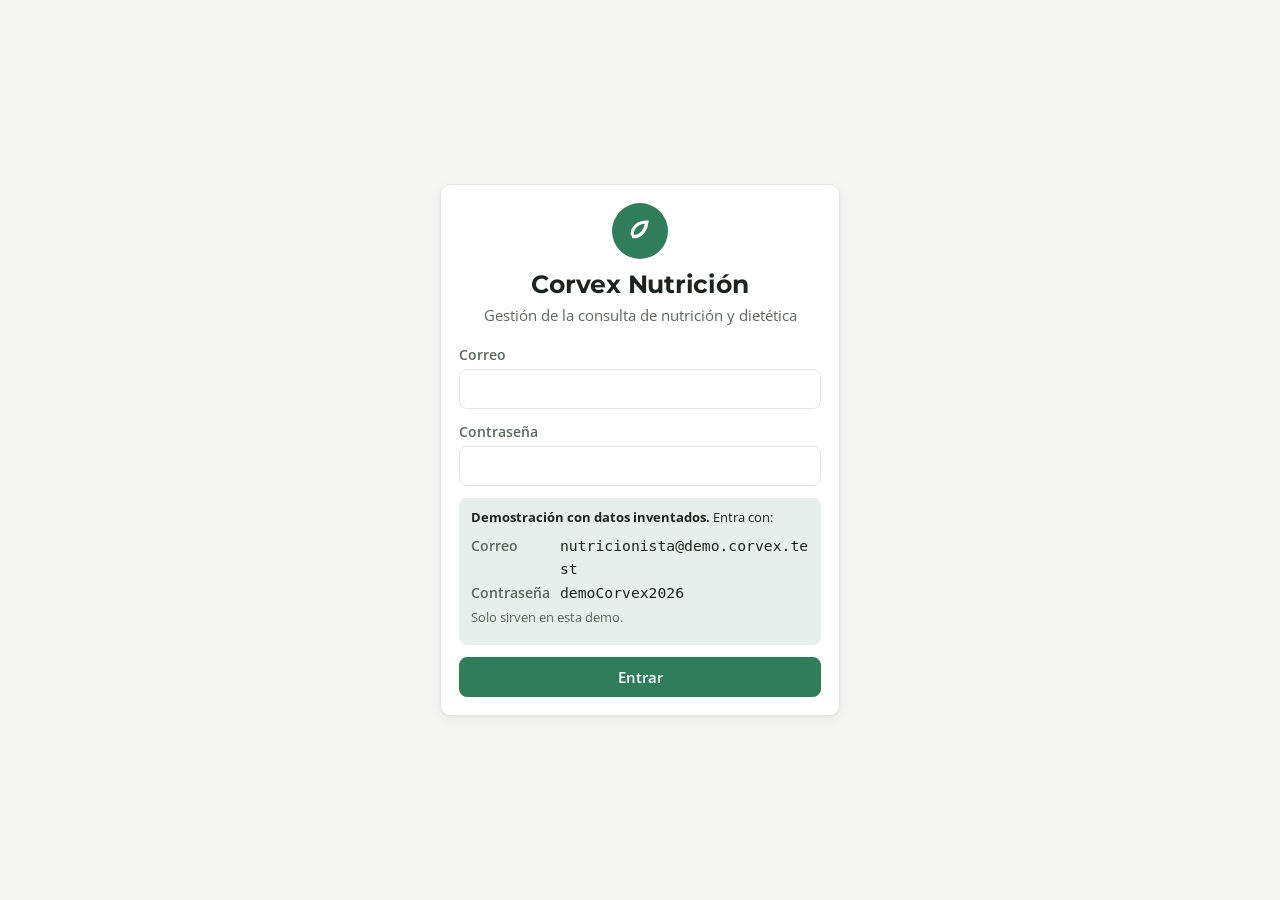
<file: index.html>
<!doctype html>
<html lang="es">
  <head>
    <meta charset="utf-8" />
    <meta name="viewport" content="width=device-width, initial-scale=1" />
    <meta name="robots" content="noindex, nofollow" />
    <title>Corvex Nutrición</title>
    <link rel="icon" href="data:image/svg+xml,%3Csvg xmlns='http://www.w3.org/2000/svg' viewBox='0 0 32 32'%3E%3Ccircle cx='16' cy='16' r='15' fill='%232f7d5b'/%3E%3Cpath d='M10 19c0-6 5-10 12-10-1 7-5 12-11 12' fill='none' stroke='white' stroke-width='2.4' stroke-linecap='round'/%3E%3C/svg%3E" />
    <link rel="preconnect" href="https://fonts.googleapis.com" />
    <link rel="preconnect" href="https://fonts.gstatic.com" crossorigin />
    <link href="https://fonts.googleapis.com/css2?family=Montserrat:wght@600;700&family=Open+Sans:wght@400;500;600;700&display=swap" rel="stylesheet" />
    <script type="module" crossorigin src="./assets/app-DISpfAgt.js"></script>
    <link rel="modulepreload" crossorigin href="./assets/__vite-browser-external-ClnUSKBI.js">
    <link rel="stylesheet" crossorigin href="./assets/app-BZede_eb.css">
  </head>
  <body>
    <div id="raiz"></div>
  </body>
</html>
</file>
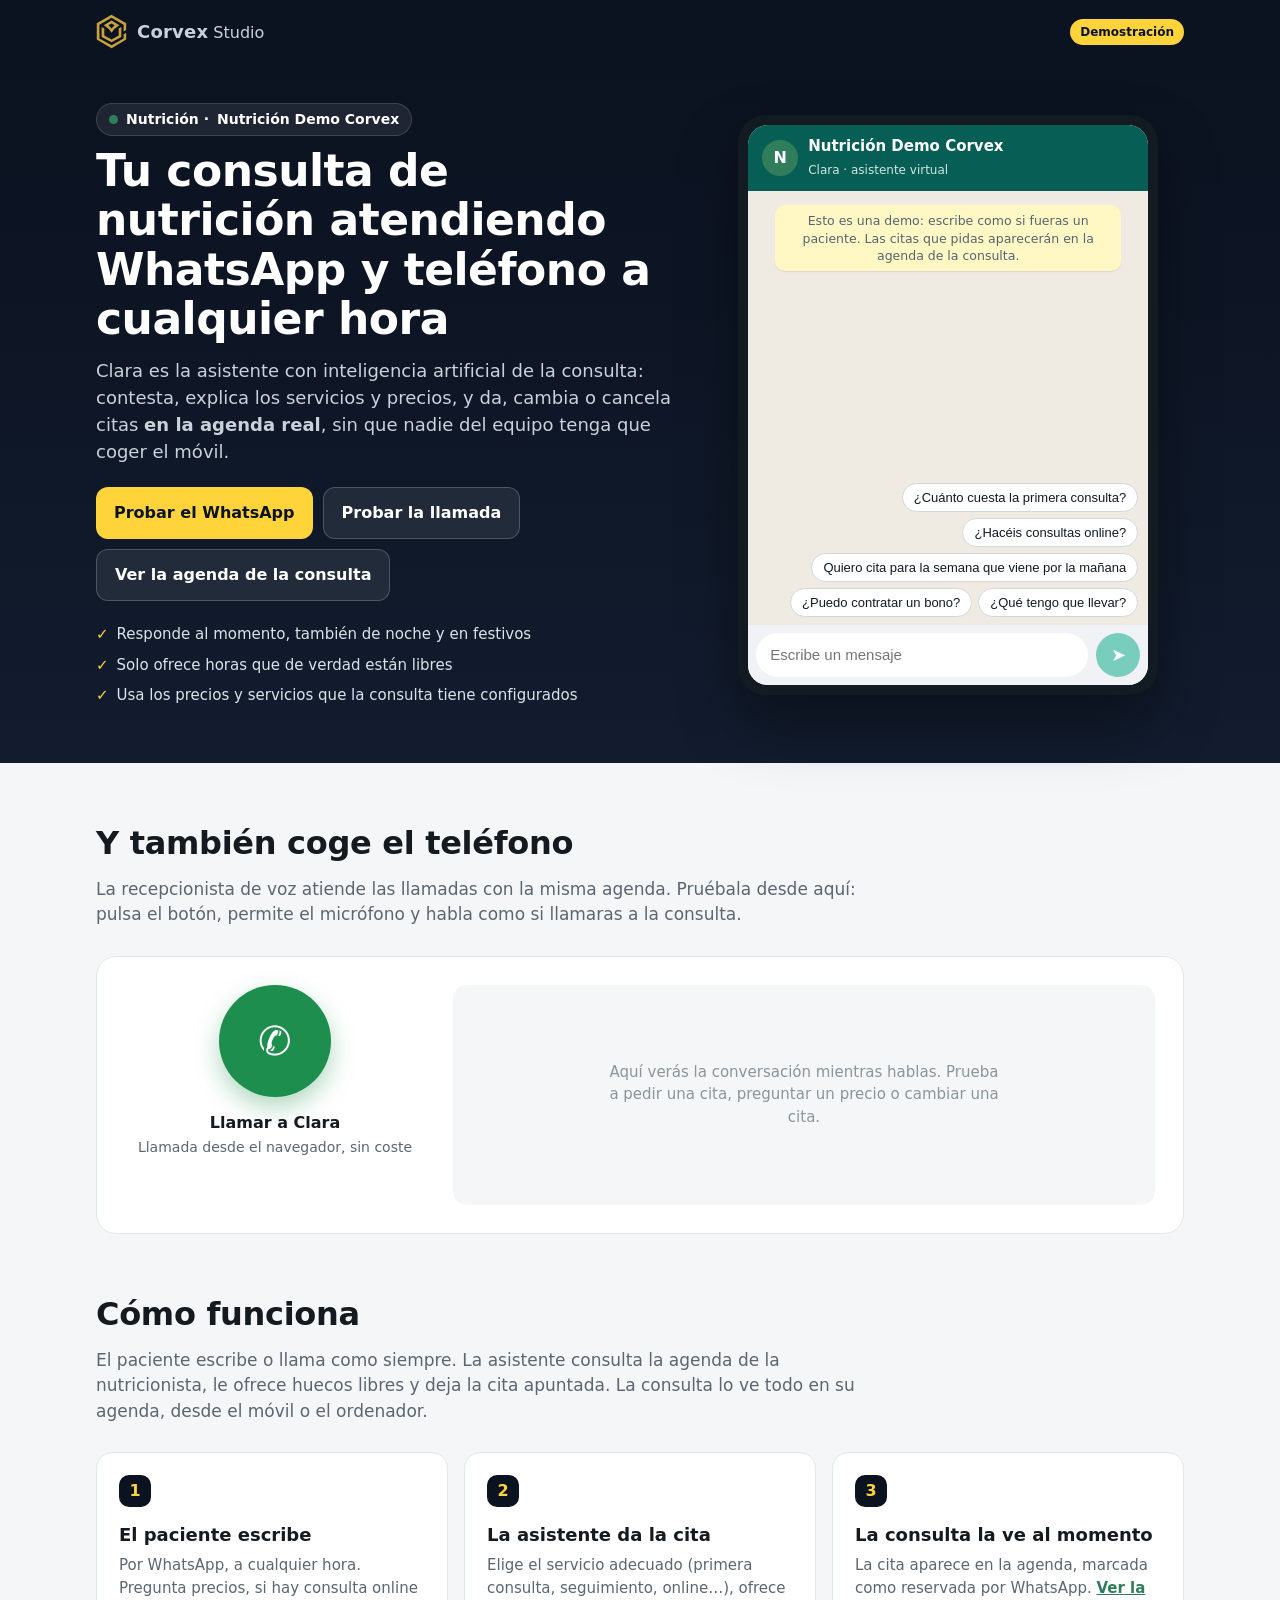
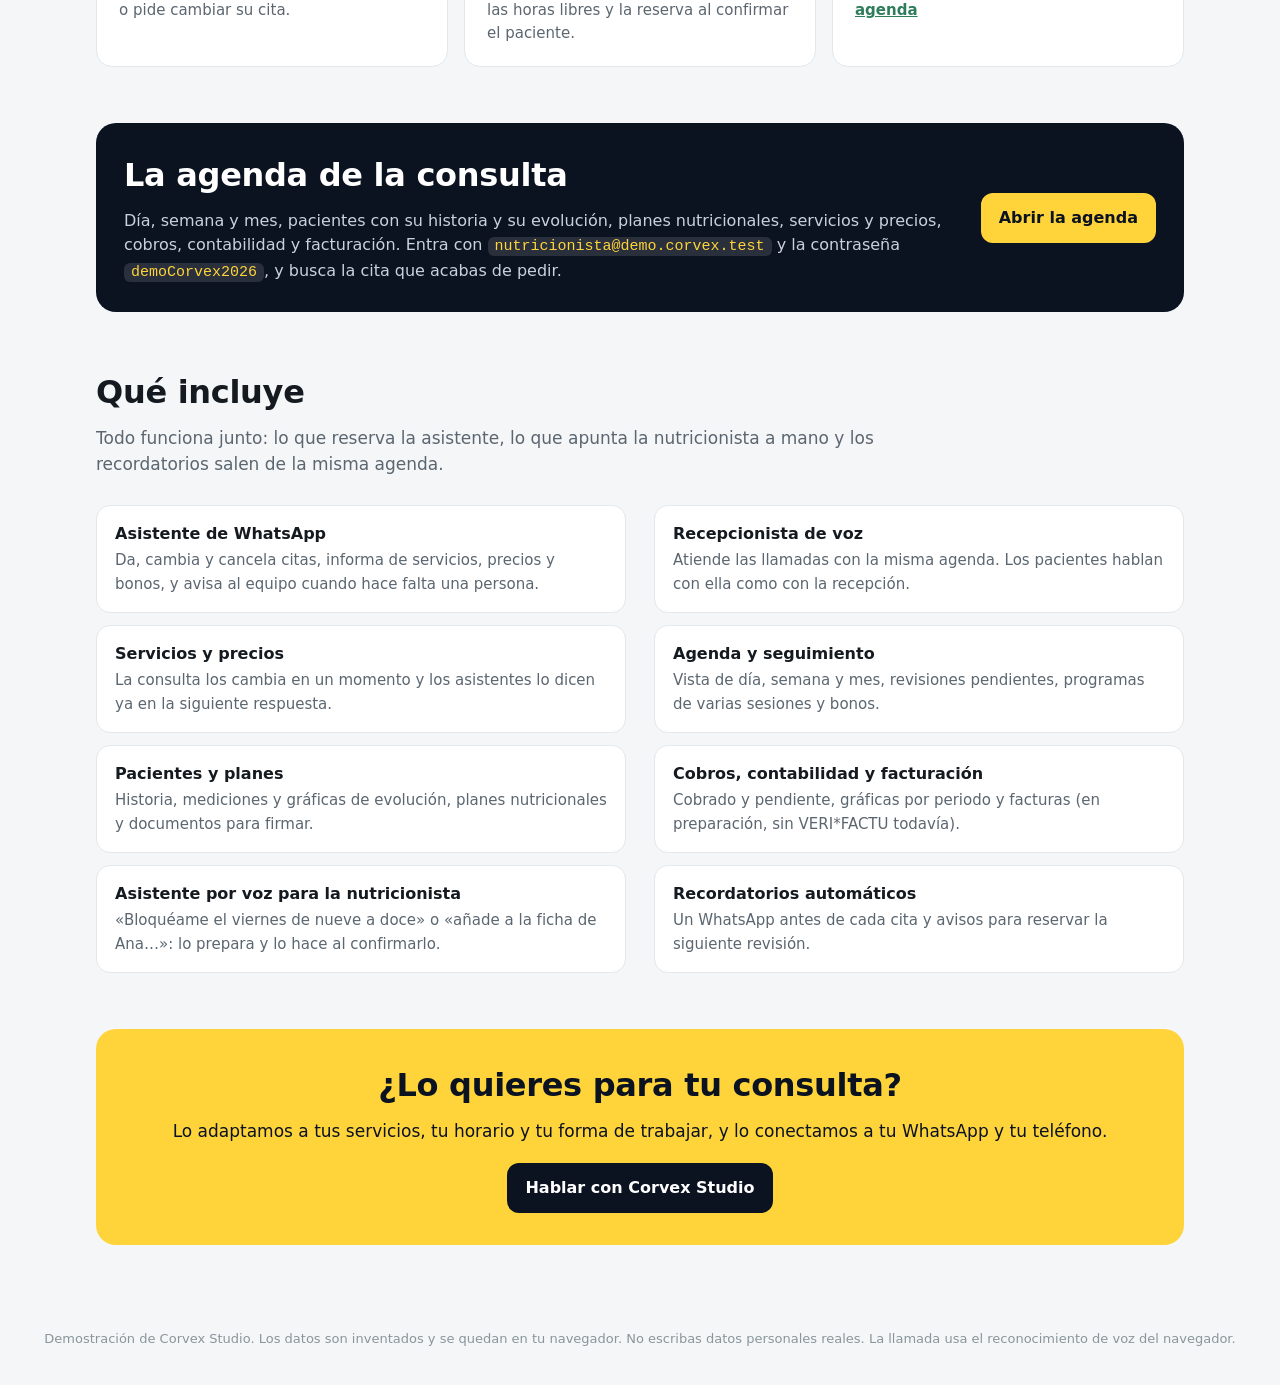
<file: asistentes.html>
<!doctype html>
<html lang="es">
<head>
<meta charset="utf-8">
<meta name="viewport" content="width=device-width, initial-scale=1, viewport-fit=cover">
<meta name="robots" content="noindex, nofollow">
<meta name="theme-color" content="#2f7d5b">
<link rel="icon" href="data:image/svg+xml,%3Csvg xmlns='http://www.w3.org/2000/svg' viewBox='0 0 32 32'%3E%3Ccircle cx='16' cy='16' r='15' fill='%232f7d5b'/%3E%3Cpath d='M10 19c0-6 5-10 12-10-1 7-5 12-11 12' fill='none' stroke='white' stroke-width='2.4' stroke-linecap='round'/%3E%3C/svg%3E">
<title>Nutrición Demo Corvex · Demo de Corvex Studio</title>
<meta name="description" content="Demostración: asistente de WhatsApp y teléfono con IA que da citas reales en la agenda de una consulta de nutrición.">
<!-- Mismo diseño que las demos de clínicas (corvex-salud/web/demo.html). Aquí la base de datos va dentro del navegador. -->
  <script type="module" crossorigin src="./assets/asistentes-x-r9P7cb.js"></script>
  <link rel="modulepreload" crossorigin href="./assets/__vite-browser-external-ClnUSKBI.js">
  <link rel="stylesheet" crossorigin href="./assets/asistentes-BezPJJXM.css">
</head>
<body>

<header class="cabecera">
  <div class="envoltura">
    <a class="marca" href="https://corvexstudio.es/" aria-label="Corvex Studio">
      <svg viewBox="370 60 790 895" aria-hidden="true" fill="#C9A23F"><path d="M1140 470 V297 L765 78 L388 297 V715 L768 935 L1140 715 V540 L1075 577 V685 L768 858 L456 685 V333 L765 155 L1075 333 V507 Z"/><path d="M513 393 L581 431 V609 L767 715 L949 609 V431 L1016 393 V648 L767 785 L513 648 Z"/><path fill-rule="evenodd" d="M767 228 L966 345 Q835 420 767 540 Q699 420 568 345 Z M765 303 L685 348 L767 428 L845 348 Z"/></svg>
      <span><b>Corvex</b> <span>Studio</span></span>
    </a>
    <span class="etiqueta-demo">Demostración</span>
  </div>
</header>

<section class="portada">
  <div class="envoltura">
    <div>
      <span class="sector"><i></i>Nutrición · <span class="nombre-clinica">Nutrición Demo Corvex</span></span>
      <h1>Tu consulta de nutrición atendiendo WhatsApp y teléfono a cualquier hora</h1>
      <p><span class="nombre-asistente">Clara</span> es la asistente con inteligencia artificial de la consulta: contesta, explica los servicios y precios, y da, cambia o cancela citas <b>en la agenda real</b>, sin que nadie del equipo tenga que coger el móvil.</p>
      <div class="botones">
        <a class="boton principal" href="#chat">Probar el WhatsApp</a>
        <a class="boton secundario" href="#voz">Probar la llamada</a>
        <a class="boton secundario" href="./" target="_blank" rel="noopener">Ver la agenda de la consulta</a>
      </div>
      <ul class="puntos">
        <li>Responde al momento, también de noche y en festivos</li>
        <li>Solo ofrece horas que de verdad están libres</li>
        <li>Usa los precios y servicios que la consulta tiene configurados</li>
      </ul>
    </div>
    <div class="telefono" id="chat">
      <div class="chat">
        <div class="chat-cab"><div class="avatar" aria-hidden="true">N</div><div><b class="nombre-clinica">Nutrición Demo Corvex</b><small><span class="nombre-asistente">Clara</span> · asistente virtual</small></div></div>
        <div class="mensajes" id="mensajes" aria-live="polite">
          <div class="burbuja sistema">Esto es una demo: escribe como si fueras un paciente. Las citas que pidas aparecerán en la agenda de la consulta.</div>
          <div class="escribiendo" id="escribiendo" aria-label="Escribiendo"><i></i><i></i><i></i></div>
        </div>
        <div class="sugerencias" id="sugerencias"></div>
        <form class="entrada" id="form-chat" autocomplete="off">
          <input id="texto" placeholder="Escribe un mensaje" aria-label="Mensaje" maxlength="500">
          <button id="enviar" aria-label="Enviar">➤</button>
        </form>
      </div>
    </div>
  </div>
</section>

<section class="bloque" id="voz">
  <div class="envoltura">
    <h2>Y también coge el teléfono</h2>
    <p class="intro">La recepcionista de voz atiende las llamadas con la misma agenda. Pruébala desde aquí: pulsa el botón, permite el micrófono y habla como si llamaras a la consulta.</p>
    <div class="voz">
      <div class="voz-izq">
        <button class="llamar" id="llamar" data-estado="idle" aria-label="Llamar a Clara">✆</button>
        <div class="voz-estado" id="voz-estado">Llamar a <span class="nombre-asistente">Clara</span></div>
        <div class="voz-sub" id="voz-sub">Llamada desde el navegador, sin coste</div>
        <button class="silenciar" id="silenciar" hidden aria-pressed="false">Silenciar micrófono</button>
      </div>
      <div class="transcripcion" id="transcripcion" aria-live="polite"><p class="vacio" id="voz-vacio">Aquí verás la conversación mientras hablas. Prueba a pedir una cita, preguntar un precio o cambiar una cita.</p></div>
    </div>
  </div>
</section>

<section class="bloque" style="padding-top:0">
  <div class="envoltura">
    <h2>Cómo funciona</h2>
    <p class="intro">El paciente escribe o llama como siempre. La asistente consulta la agenda de la nutricionista, le ofrece huecos libres y deja la cita apuntada. La consulta lo ve todo en su agenda, desde el móvil o el ordenador.</p>
    <div class="pasos">
      <div class="paso"><div class="n">1</div><h3>El paciente escribe</h3><p>Por WhatsApp, a cualquier hora. Pregunta precios, si hay consulta online o pide cambiar su cita.</p></div>
      <div class="paso"><div class="n">2</div><h3>La asistente da la cita</h3><p>Elige el servicio adecuado (primera consulta, seguimiento, online…), ofrece las horas libres y la reserva al confirmar el paciente.</p></div>
      <div class="paso"><div class="n">3</div><h3>La consulta la ve al momento</h3><p>La cita aparece en la agenda, marcada como reservada por WhatsApp. <a href="./" target="_blank" rel="noopener">Ver la agenda</a></p></div>
    </div>
  </div>
</section>

<section class="bloque" style="padding-top:0">
  <div class="envoltura">
    <div class="agenda-caja">
      <div>
        <h2>La agenda de la consulta</h2>
        <p>Día, semana y mes, pacientes con su historia y su evolución, planes nutricionales, servicios y precios, cobros, contabilidad y facturación. Entra con <code>nutricionista@demo.corvex.test</code> y la contraseña <code>demoCorvex2026</code>, y busca la cita que acabas de pedir.</p>
      </div>
      <a class="boton principal" href="./" target="_blank" rel="noopener">Abrir la agenda</a>
    </div>
  </div>
</section>

<section class="bloque" style="padding-top:0">
  <div class="envoltura">
    <h2>Qué incluye</h2>
    <p class="intro">Todo funciona junto: lo que reserva la asistente, lo que apunta la nutricionista a mano y los recordatorios salen de la misma agenda.</p>
    <ul class="lista">
      <li><b>Asistente de WhatsApp</b><span>Da, cambia y cancela citas, informa de servicios, precios y bonos, y avisa al equipo cuando hace falta una persona.</span></li>
      <li><b>Recepcionista de voz</b><span>Atiende las llamadas con la misma agenda. Los pacientes hablan con ella como con la recepción.</span></li>
      <li><b>Servicios y precios</b><span>La consulta los cambia en un momento y los asistentes lo dicen ya en la siguiente respuesta.</span></li>
      <li><b>Agenda y seguimiento</b><span>Vista de día, semana y mes, revisiones pendientes, programas de varias sesiones y bonos.</span></li>
      <li><b>Pacientes y planes</b><span>Historia, mediciones y gráficas de evolución, planes nutricionales y documentos para firmar.</span></li>
      <li><b>Cobros, contabilidad y facturación</b><span>Cobrado y pendiente, gráficas por periodo y facturas (en preparación, sin VERI*FACTU todavía).</span></li>
      <li><b>Asistente por voz para la nutricionista</b><span>«Bloquéame el viernes de nueve a doce» o «añade a la ficha de Ana…»: lo prepara y lo hace al confirmarlo.</span></li>
      <li><b>Recordatorios automáticos</b><span>Un WhatsApp antes de cada cita y avisos para reservar la siguiente revisión.</span></li>
    </ul>
  </div>
</section>

<section class="bloque" style="padding-top:0">
  <div class="envoltura">
    <div class="cta">
      <h2>¿Lo quieres para tu consulta?</h2>
      <p>Lo adaptamos a tus servicios, tu horario y tu forma de trabajar, y lo conectamos a tu WhatsApp y tu teléfono.</p>
      <a class="boton" href="https://corvexstudio.es/#te-ayudamos">Hablar con Corvex Studio</a>
    </div>
  </div>
</section>

<footer>Demostración de Corvex Studio. Los datos son inventados y se quedan en tu navegador. No escribas datos personales reales. La llamada usa el reconocimiento de voz del navegador.</footer>

</body>
</html>
</file>
<file: assets/app-BZede_eb.css>
:root{--marca: #2f7d5b;--marca-suave: color-mix(in srgb, var(--marca) 12%, white);--marca-oscura: color-mix(in srgb, var(--marca) 80%, black);--fondo: #f5f6f3;--tarjeta: #ffffff;--texto: #1d2420;--texto-2: #5b665f;--linea: #e1e5df;--linea-2: #eef1ec;--peligro: #b3261e;--aviso: #a15c00;--aviso-fondo: #fff4e0;--ok: #1e7b46;--online: #e8f0fb;--radio: 10px;--sombra: 0 1px 2px rgb(0 0 0 / 5%), 0 4px 14px rgb(0 0 0 / 4%);color-scheme:light}*{box-sizing:border-box}html,body{margin:0}body{font:15px/1.5 Open Sans,system-ui,sans-serif;color:var(--texto);background:var(--fondo);-webkit-font-smoothing:antialiased}h1,h2,h3{font-family:Montserrat,Open Sans,sans-serif;line-height:1.25;margin:0 0 .5em;letter-spacing:-.01em}h1{font-size:1.55rem}h2{font-size:1.08rem}h3{font-size:.95rem}a{color:var(--marca-oscura)}small{font-size:.82em}.suave{color:var(--texto-2)}.peque{font-size:.85em}.pre{white-space:pre-wrap}button,input,select,textarea{font:inherit;color:inherit}input,select,textarea{border:1px solid var(--linea);border-radius:8px;padding:8px 10px;background:#fff;width:100%;min-height:40px}input[type=checkbox]{width:auto;min-height:0;accent-color:var(--marca)}input[type=color]{padding:2px;height:40px}input:focus,select:focus,textarea:focus,button:focus-visible{outline:2px solid color-mix(in srgb,var(--marca) 45%,white);outline-offset:1px}label{display:block;font-size:.88rem;font-weight:600;color:var(--texto-2)}label>input,label>select,label>textarea{margin-top:4px;font-weight:400;color:var(--texto)}label.check,.interruptor{display:flex;gap:8px;align-items:center;font-weight:500;color:var(--texto)}fieldset{border:0;padding:0;margin:0}legend{font-size:.88rem;font-weight:600;color:var(--texto-2);margin-bottom:6px}.boton{display:inline-flex;align-items:center;justify-content:center;gap:6px;border:1px solid var(--marca);background:var(--marca);color:#fff;border-radius:8px;padding:8px 16px;font-weight:600;cursor:pointer;text-decoration:none;min-height:40px;white-space:nowrap}.boton:hover{background:var(--marca-oscura)}.boton:disabled{opacity:.5;cursor:default}.boton.sec{background:#fff;color:var(--texto);border-color:var(--linea)}.boton.sec:hover{background:var(--linea-2)}.boton.peque{min-height:32px;padding:4px 10px;font-size:.88rem}.boton.peligro{background:var(--peligro);border-color:var(--peligro)}.boton.peligro-sec{background:#fff;color:var(--peligro);border-color:color-mix(in srgb,var(--peligro) 35%,white)}.enlace{background:none;border:0;color:var(--marca-oscura);cursor:pointer;padding:0;font-weight:600}.icono{background:none;border:0;cursor:pointer;font-size:1.4rem;line-height:1;padding:4px 8px;color:var(--texto-2)}.fila-botones{display:flex;gap:8px;flex-wrap:wrap;align-items:center}.acciones{display:flex;gap:8px;justify-content:flex-end;flex-wrap:wrap;margin-top:16px}.acciones.izquierda{justify-content:flex-start}.segmentos{display:inline-flex;border:1px solid var(--linea);border-radius:8px;overflow:hidden;background:#fff;flex-wrap:wrap}.segmentos button{border:0;background:none;padding:6px 12px;cursor:pointer;font-size:.88rem;min-height:34px}.segmentos button+button{border-left:1px solid var(--linea)}.segmentos button[aria-pressed=true]{background:var(--marca-suave);color:var(--marca-oscura);font-weight:700}.chips{display:flex;flex-wrap:wrap;gap:6px}.chip{border:1px solid var(--linea);background:#fff;border-radius:999px;padding:5px 12px;cursor:pointer;font-size:.88rem}.chip.activo{background:var(--marca);border-color:var(--marca);color:#fff}.chip small{opacity:.75}.etiqueta{display:inline-block;font-size:.76rem;font-weight:700;padding:1px 8px;border-radius:999px;background:var(--linea-2);color:var(--texto-2)}.etiqueta.reservada{background:var(--marca-suave);color:var(--marca-oscura)}.etiqueta.realizada{background:#e3f3e8;color:var(--ok)}.etiqueta.cancelada{background:#fbe9e7;color:var(--peligro)}.etiqueta.no_asistida,.etiqueta.aviso{background:var(--aviso-fondo);color:var(--aviso)}.error{color:var(--peligro);font-weight:600}.nota{background:var(--marca-suave);border-radius:8px;padding:10px 12px}.vacio{color:var(--texto-2);text-align:center;padding:18px 8px;margin:0}.cargando,.cargando-pantalla{color:var(--texto-2);padding:30px;text-align:center}.cargando-pantalla{min-height:100vh;display:grid;place-items:center}.aviso-texto{color:var(--aviso)}.marco{display:grid;grid-template-columns:248px 1fr;min-height:100vh}.lateral{background:#fff;border-right:1px solid var(--linea);padding:18px 14px;display:flex;flex-direction:column;gap:16px;position:sticky;top:0;height:100vh}.marca{display:flex;gap:10px;align-items:center}.marca b{display:block;font-family:Montserrat,sans-serif;font-size:.98rem;line-height:1.2}.marca small{color:var(--texto-2)}.logo-circulo{width:36px;height:36px;flex:none;border-radius:50%;background:var(--marca);color:#fff;display:grid;place-items:center}.logo-circulo svg{width:70%;height:70%}.logo-circulo.grande{width:56px;height:56px;margin:0 auto 10px}.lateral nav{display:flex;flex-direction:column;gap:2px}.lateral nav a{display:flex;gap:10px;align-items:center;padding:9px 12px;border-radius:8px;text-decoration:none;color:var(--texto);font-weight:600}.lateral nav a:hover{background:var(--linea-2)}.lateral nav a.active{background:var(--marca-suave);color:var(--marca-oscura)}.lateral .yo{margin-top:auto;display:flex;justify-content:space-between;align-items:center;gap:8px;border-top:1px solid var(--linea);padding-top:12px}.lateral .yo b,.lateral .yo small{display:block}.lateral .yo small{color:var(--texto-2)}.contenido{min-width:0}.contenido main{padding:26px 30px 60px;max-width:1280px}.barra-movil{display:none}.pagina{display:flex;flex-direction:column;gap:18px}.cabecera-pagina{display:flex;justify-content:space-between;align-items:flex-start;gap:12px;flex-wrap:wrap}.cabecera-pagina h1{margin:0}.cabecera-pagina p{margin:2px 0 0}.cabecera-bloque{display:flex;justify-content:space-between;align-items:center;gap:10px;flex-wrap:wrap;margin-bottom:10px}.cabecera-bloque h2{margin:0;display:flex;gap:6px;align-items:center}.tarjeta{background:var(--tarjeta);border:1px solid var(--linea);border-radius:var(--radio);padding:18px;box-shadow:var(--sombra)}.tarjeta>h2{margin-bottom:12px}.volver{text-decoration:none;font-weight:600;font-size:.9rem}.dos-columnas{display:grid;grid-template-columns:1fr 1fr;gap:18px}.tarjeta.sanitaria{border-color:color-mix(in srgb,var(--marca) 30%,var(--linea))}.resumen-fila{display:flex;gap:18px;flex-wrap:wrap;color:var(--texto-2)}.resumen-fila b{color:var(--texto);font-size:1.1rem}.caja-suave{background:var(--linea-2);border-radius:8px;padding:14px}.caja-aviso{background:var(--aviso-fondo);border:1px solid #f1d39a;border-radius:8px;padding:14px;margin-top:14px}.caja-aviso ul{margin:6px 0 10px;padding-left:18px}.destacado{font-weight:700;font-size:1.02rem;margin:8px 0 0}.bloque h2{margin-bottom:10px}.mosaico{display:grid;grid-template-columns:repeat(auto-fill,minmax(160px,1fr));gap:10px;margin-bottom:10px}.tile{display:flex;flex-direction:column;align-items:flex-start;gap:2px;text-align:left;background:#fff;border:1px solid var(--linea);border-radius:var(--radio);padding:14px;box-shadow:var(--sombra);font:inherit;color:inherit}button.tile{cursor:pointer}button.tile:hover{border-color:var(--marca)}.tile .valor{font-family:Montserrat,sans-serif;font-size:1.55rem;font-weight:700;line-height:1.1}.tile .texto{color:var(--texto-2);font-size:.88rem;font-weight:600}.tile .fase{font-size:.76rem;color:var(--texto-2)}.tile.inactivo{background:transparent;box-shadow:none;border-style:dashed}.tile.inactivo .valor{color:#b8beb9}.tile.aviso{border-color:#f1d39a;background:var(--aviso-fondo)}.lista-hoy{padding:6px}.fila-cita{display:grid;grid-template-columns:56px 1fr auto;gap:10px;align-items:center;width:100%;text-align:left;background:none;border:0;border-radius:8px;padding:9px 10px;cursor:pointer}.fila-cita:hover{background:var(--linea-2)}.fila-cita .hora{font-weight:700;font-variant-numeric:tabular-nums}.fila-cita .quien b,.fila-cita .quien small{display:block}.fila-cita .quien small{color:var(--texto-2)}.tabla-scroll{overflow-x:auto}.tabla{width:100%;border-collapse:collapse;font-size:.92rem}.tabla th{text-align:left;font-size:.78rem;text-transform:uppercase;letter-spacing:.03em;color:var(--texto-2);font-weight:700;padding:8px 10px;border-bottom:1px solid var(--linea)}.tabla td{padding:9px 10px;border-bottom:1px solid var(--linea-2);vertical-align:top}.tabla tr.clicable{cursor:pointer}.tabla tr.clicable:hover td{background:var(--linea-2)}.tabla tr.apagado td,.apagado{opacity:.55}.datos{display:grid;grid-template-columns:max-content 1fr;gap:6px 16px;margin:0}.datos dt{color:var(--texto-2);font-weight:600;font-size:.88rem}.datos dd{margin:0}.datos>p{grid-column:1 / -1;margin:0}.buscador .resultados,.resultados{list-style:none;margin:8px 0;padding:0;border:1px solid var(--linea);border-radius:8px;overflow:hidden}.resultados li+li{border-top:1px solid var(--linea-2)}.resultados button{display:flex;flex-direction:column;width:100%;text-align:left;background:#fff;border:0;padding:9px 12px;cursor:pointer}.resultados button:hover{background:var(--marca-suave)}.resultados small{color:var(--texto-2)}.buscar{max-width:380px}.elegido{display:flex;gap:10px;align-items:baseline;flex-wrap:wrap}.elegido small{color:var(--texto-2)}.formulario{display:flex;flex-direction:column;gap:12px}.formulario .fila{display:grid;grid-template-columns:1fr 1fr;gap:12px}.formulario h2,.formulario h3{margin:8px 0 0}.fila-tramo{display:grid;grid-template-columns:1.2fr 1fr 1fr 1.5fr auto;gap:6px;margin-bottom:6px}.pestanas{display:flex;gap:4px;border-bottom:1px solid var(--linea);overflow-x:auto}.pestanas a{padding:8px 14px;text-decoration:none;color:var(--texto-2);font-weight:600;border-bottom:2px solid transparent;white-space:nowrap}.pestanas a.active{color:var(--marca-oscura);border-bottom-color:var(--marca)}.lista-prof{display:grid;grid-template-columns:repeat(auto-fill,minmax(260px,1fr));gap:10px}.tarjeta-prof{display:flex;gap:12px;text-align:left;background:#fff;border:1px solid var(--linea);border-radius:8px;padding:12px;cursor:pointer}.tarjeta-prof:disabled{cursor:default;color:inherit}.tarjeta-prof .punto{width:12px;height:12px;border-radius:50%;margin-top:5px;flex:none}.bloque-texto{display:block;color:var(--texto-2)}.velo{position:fixed;top:0;right:0;bottom:0;left:0;background:#141c186b;display:grid;place-items:center;padding:16px;z-index:50;overflow-y:auto}.modal{background:#fff;border-radius:14px;width:100%;max-width:560px;max-height:calc(100vh - 32px);display:flex;flex-direction:column;box-shadow:0 20px 60px #00000040}.modal header{display:flex;justify-content:space-between;align-items:center;padding:16px 18px 8px}.modal header h2{margin:0;font-size:1.15rem}.modal-cuerpo{padding:6px 18px 18px;overflow-y:auto}.pasos{display:flex;flex-direction:column;gap:16px}.pasos h3{margin-bottom:6px}.toast{position:fixed;bottom:20px;left:50%;transform:translate(-50%);background:#1d2420;color:#fff;padding:12px 18px;border-radius:10px;z-index:100;box-shadow:0 8px 24px #00000040;max-width:calc(100vw - 32px);cursor:pointer}.toast.error{background:var(--peligro)}.acceso{min-height:100vh;display:grid;place-items:center;padding:16px}.acceso-caja{width:100%;max-width:400px;display:flex;flex-direction:column;gap:12px}.acceso-marca{text-align:center}.acceso-marca h1{margin-bottom:0}.acceso-marca p{color:var(--texto-2);margin:4px 0 6px}.elegir-hueco{display:flex;flex-direction:column;gap:10px;margin-top:8px}.elegir-hueco input[type=date]{width:auto}.dias-huecos{display:flex;flex-direction:column;gap:10px;max-height:300px;overflow-y:auto}.dia-huecos b{display:block;margin-bottom:4px;font-size:.88rem;text-transform:capitalize}.barra-agenda{display:flex;justify-content:space-between;gap:10px;flex-wrap:wrap;align-items:center}.barra-agenda input[type=date],.barra-agenda select{width:auto;min-height:34px;padding:4px 8px}.rejilla-agenda{display:flex;padding:0;overflow-x:auto}.col-horas{position:relative;width:52px;flex:none;border-right:1px solid var(--linea)}.col-horas span{position:absolute;right:6px;transform:translateY(-50%);font-size:.74rem;color:var(--texto-2);font-variant-numeric:tabular-nums}.col-dia{flex:1 0 140px;border-right:1px solid var(--linea-2);min-width:140px}.col-dia.hoy .cab-dia{color:var(--marca-oscura);background:var(--marca-suave)}.cab-dia{height:34px;display:flex;align-items:center;justify-content:center;border-bottom:1px solid var(--linea);font-size:.85rem;text-transform:capitalize;gap:4px}.cab-dia .enlace{color:inherit}.carriles{display:flex}.carril{position:relative;flex:1 1 0;min-width:0;cursor:copy;border-left:1px solid var(--linea-2);background:repeating-linear-gradient(-45deg,#f3f4f1,#f3f4f1 6px,#eef0ec 6px,#eef0ec 12px)}.carril:first-child{border-left:0}.nombre-carril{position:absolute;top:2px;left:4px;right:4px;font-size:.72rem;font-weight:700;z-index:1;pointer-events:none}.trabajo{position:absolute;left:0;right:0;background:#fff}.trabajo.solo-online{background:var(--online)}.ausencia{position:absolute;left:2px;right:2px;z-index:2;border:1px dashed #c9a3a0;border-radius:6px;font-size:.74rem;color:#8a4b46;cursor:pointer;background:repeating-linear-gradient(45deg,#fbeceb,#fbeceb 6px,#f7dedd 6px,#f7dedd 12px);text-align:left;padding:2px 6px;overflow:hidden}.bloque-cita{position:absolute;left:3px;right:3px;z-index:3;border:1px solid var(--linea);border-left:4px solid var(--marca);border-radius:6px;background:#fff;text-align:left;padding:2px 6px;overflow:hidden;cursor:pointer;font-size:.78rem;line-height:1.25;box-shadow:0 1px 2px #00000014}.bloque-cita b,.bloque-cita small{display:block;white-space:nowrap;overflow:hidden;text-overflow:ellipsis}.bloque-cita small{color:var(--texto-2)}.bloque-cita.tipo-primera_visita{background:color-mix(in srgb,var(--marca) 9%,white)}.bloque-cita.estado-realizada{opacity:.7}.bloque-cita.estado-no_asistida{background:var(--aviso-fondo);text-decoration:line-through}.leyenda{font-size:.82rem;margin:0}@media (max-width: 900px){.dos-columnas{grid-template-columns:1fr}}@media (max-width: 760px){.marco{grid-template-columns:1fr}.lateral{position:fixed;inset:0 auto 0 0;width:270px;z-index:40;transform:translate(-100%);transition:transform .2s;box-shadow:0 0 40px #0003}.menu-abierto .lateral{transform:none}.barra-movil{display:flex;align-items:center;gap:6px;padding:8px 12px;background:#fff;border-bottom:1px solid var(--linea);position:sticky;top:0;z-index:30}.contenido main{padding:16px 16px 50px}h1{font-size:1.3rem}.formulario .fila{grid-template-columns:1fr}.fila-tramo{grid-template-columns:1fr 1fr}.mosaico{grid-template-columns:repeat(2,1fr)}.col-dia{flex-basis:120px;min-width:120px}.datos{grid-template-columns:1fr;gap:0 0}.datos dd{margin-bottom:8px}}.caja-aviso.simulador{margin-top:0}.etiqueta.clinica{background:#ece8f7;color:#5a3fa0}.lista-solicitudes{list-style:none;margin:0;padding:0;display:flex;flex-direction:column;gap:10px}.lista-solicitudes li{border:1px solid var(--linea);border-radius:8px;padding:12px}.lista-solicitudes li.urgente{border-color:color-mix(in srgb,var(--peligro) 40%,white)}.lista-solicitudes p{margin:6px 0}.fila-sol{display:flex;gap:6px;align-items:center;flex-wrap:wrap}.fila-botones.peque{font-size:.88rem;gap:6px}.conversaciones{display:grid;grid-template-columns:300px 1fr;padding:0;min-height:460px;overflow:hidden}.lista-conv{list-style:none;margin:0;padding:6px;border-right:1px solid var(--linea);overflow-y:auto;max-height:70vh}.lista-conv button{display:flex;flex-direction:column;gap:2px;width:100%;text-align:left;background:none;border:0;border-radius:8px;padding:9px 10px;cursor:pointer}.lista-conv button:hover{background:var(--linea-2)}.lista-conv button.activa{background:var(--marca-suave)}.lista-conv small{white-space:nowrap;overflow:hidden;text-overflow:ellipsis}.conv-cab{display:flex;gap:6px;align-items:center}.detalle-conv{padding:16px;display:flex;flex-direction:column;min-width:0}.burbujas{display:flex;flex-direction:column;gap:8px;overflow-y:auto;max-height:52vh;padding:4px;flex:1}.burbuja{max-width:78%;border-radius:12px;padding:7px 11px;background:var(--linea-2);align-self:flex-start}.burbuja.saliente{align-self:flex-end;background:var(--marca-suave)}.burbuja.autor-sistema{background:#f3f1ea}.burbuja small{color:var(--texto-2);font-size:.74rem}.burbuja p{margin:2px 0 0}.responder{display:grid;grid-template-columns:1fr auto;gap:8px;align-items:end;margin-top:10px}.responder p{grid-column:1 / -1;margin:0}.solo-movil{display:none}.campo-editor{display:flex;flex-direction:column;gap:8px;margin-bottom:8px}.respuestas{grid-template-columns:1fr}.respuesta{border-bottom:1px solid var(--linea-2);padding:6px 0}.respuesta dt{display:flex;gap:8px;align-items:center}.portal{min-height:100vh;display:grid;place-items:start center;padding:24px 16px}.portal-caja{width:100%;max-width:620px}.portal-cab{display:flex;gap:10px;align-items:center;margin-bottom:18px}.portal-cab b,.portal-cab small{display:block}.portal-fin{text-align:center;padding:20px 0}.campo-portal,.campo-portal legend{font-size:.95rem;color:var(--texto)}.campo-portal.con-error input,.campo-portal.con-error textarea{border-color:var(--peligro)}@media (max-width: 760px){.conversaciones{grid-template-columns:1fr}.conversaciones.con-detalle .lista-conv{display:none}.conversaciones:not(.con-detalle) .detalle-conv{display:none}.lista-conv{border-right:0;max-height:none}.solo-movil{display:inline}.burbuja{max-width:92%}}select.auto,input.auto{width:auto}.en-linea{display:inline-flex;align-items:center;gap:6px;font-weight:600}.en-linea input{width:90px;margin:0}.en-linea input[type=date]{width:auto}.separado{margin-top:16px}.derecha{text-align:right;white-space:nowrap}.derecha .enlace{margin-left:8px}.bloque-texto.error{color:var(--peligro)}.con-error{border-color:var(--peligro)!important}.opciones-forma{display:grid;grid-template-columns:1fr 1fr;gap:8px}.opcion{display:flex;gap:8px;align-items:flex-start;border:1px solid var(--linea);border-radius:8px;padding:10px;cursor:pointer;font-weight:400;color:var(--texto)}.opcion.activa{border-color:var(--marca);background:var(--marca-suave)}.opcion input{margin-top:4px}.opcion b,.opcion small{display:block}.opcion small{color:var(--texto-2)}.programa h3{display:flex;gap:8px;align-items:center;flex-wrap:wrap;margin:0}.programa p{margin:2px 0 8px}.programa .fila-botones{margin-top:10px}.programa.estado-finalizado,.programa.estado-cancelado{opacity:.7}.progreso{position:relative;display:inline-block;width:120px;height:18px;background:var(--linea-2);border-radius:999px;overflow:hidden}.progreso span{position:absolute;inset:0 auto 0 0;background:var(--marca-suave);border-right:2px solid var(--marca)}.progreso small{position:relative;display:block;text-align:center;font-weight:700;line-height:18px}.etiqueta.sesion-pendiente{background:var(--aviso-fondo);color:var(--aviso)}.etiqueta.sesion-propuesta{background:#ece8f7;color:#5a3fa0}.etiqueta.sesion-reservada{background:var(--marca-suave);color:var(--marca-oscura)}.etiqueta.sesion-realizada{background:#e3f3e8;color:var(--ok)}.etiqueta.sesion-cancelada,.etiqueta.sesion-no_asistida{background:#fbe9e7;color:var(--peligro)}.tabla.sesiones td{vertical-align:middle}.lista-bonos{display:grid;grid-template-columns:repeat(auto-fill,minmax(240px,1fr));gap:10px}.bono{display:flex;flex-direction:column;gap:4px;text-align:left;background:#fff;border:1px solid var(--linea);border-radius:8px;padding:12px;cursor:pointer}.bono:hover{border-color:var(--marca)}.bono .cab{display:flex;justify-content:space-between;gap:8px;align-items:center}.bono .contador b{font-size:1.3rem;font-family:Montserrat,sans-serif}.bono:not(.estado-activo){opacity:.65}.lista-valoraciones{list-style:none;margin:0;padding:0;display:flex;flex-direction:column;gap:6px}.lista-valoraciones button{display:flex;flex-direction:column;gap:2px;width:100%;text-align:left;background:#fff;border:1px solid var(--linea);border-radius:8px;padding:10px 12px;cursor:pointer}.lista-valoraciones button:hover{border-color:var(--marca)}.lista-valoraciones .cab{display:flex;justify-content:space-between;gap:8px}.valor-med{display:inline-flex;gap:4px;align-items:baseline;border:1px solid var(--linea);border-radius:999px;padding:2px 6px 2px 10px;background:#fff;font-size:.88rem}.valor-med.origen-paciente{border-style:dashed;background:#fafaf6}.valor-med.origen-calculado{background:var(--linea-2)}.valor-med small{color:var(--texto-2)}.valor-med .enlace{color:var(--texto-2);font-size:1rem;padding:0 4px}.notas{list-style:none;margin:12px 0 0;padding:0;display:flex;flex-direction:column;gap:8px}.notas li{border-left:3px solid var(--linea);padding-left:10px}.notas p{margin:2px 0 0}.columnas-valoracion{display:grid;grid-template-columns:minmax(0,1fr) 320px;gap:18px;align-items:start}.anteriores{position:sticky;top:16px;max-height:calc(100vh - 32px);overflow-y:auto}.seccion-leida h3{margin:10px 0 2px;font-size:.88rem;color:var(--texto-2)}.seccion-leida p{margin:0}.valor-unidad{display:flex;gap:6px;align-items:center}.valor-unidad input{width:110px}.valor-unidad span{color:var(--texto-2);font-size:.88rem}.tabla.mediciones select{min-width:170px}.tabla.mediciones input{min-height:34px;padding:4px 8px}.tabla.mediciones td>input{margin-top:4px}.fila-mini{display:flex;gap:4px;margin-top:4px}.fila-seccion{display:grid;grid-template-columns:1fr 1.4fr auto;gap:6px;margin-bottom:6px}@media (max-width: 1000px){.columnas-valoracion{grid-template-columns:1fr}.anteriores{position:static;max-height:none}}@media (max-width: 760px){.opciones-forma{grid-template-columns:1fr}.fila-seccion{grid-template-columns:1fr auto}.fila-seccion input:nth-child(2){grid-column:1}}@media (max-width: 760px){.tabla.sesiones thead{display:none}.tabla.sesiones tr{display:block;padding:10px 0;border-bottom:1px solid var(--linea-2)}.tabla.sesiones td{display:block;border:0;padding:2px 4px}.tabla.sesiones td.derecha{text-align:left;padding-top:6px}.tabla.sesiones td:empty{display:none}}.lista-planes{list-style:none;margin:0;padding:0;display:grid;gap:8px}.lista-planes button{width:100%;text-align:left;display:grid;gap:2px;padding:10px 12px;border:1px solid var(--linea);border-radius:8px;background:#fff;cursor:pointer}.lista-planes button:hover{border-color:var(--marca)}.lista-planes button.apagado{opacity:.65}.lista-planes .cab{display:flex;justify-content:space-between;gap:8px;align-items:center}.tabla.archivos td:first-child{word-break:break-word}.tabla.archivos svg{margin-left:4px;vertical-align:-2px;color:var(--texto-2)}.editor-plan{display:grid;grid-template-columns:200px 1fr;gap:20px}.editor-plan aside{display:grid;gap:10px;align-content:start}.versiones{list-style:none;margin:0;padding:0;display:grid;gap:6px}.versiones button{width:100%;text-align:left;padding:8px 10px;border:1px solid var(--linea);border-radius:8px;background:#fff;cursor:pointer}.versiones button.activo{border-color:var(--marca);background:var(--marca-suave)}.texto-plan,.texto-documento{border:1px solid var(--linea);border-radius:8px;padding:12px 14px;background:#fcfcfb;max-height:46vh;overflow-y:auto;font-size:.94rem}.boton.ancho{width:100%}.huella{font-family:ui-monospace,monospace;font-size:.74rem;word-break:break-all}.firma-dibujo{width:100%;max-width:360px;height:auto;border-bottom:1px solid var(--linea)}.firma-dibujo polyline,.pad-firma polyline{fill:none;stroke:var(--texto);stroke-width:3;stroke-linecap:round;stroke-linejoin:round}.pad-firma{display:grid;gap:4px;justify-items:start}.pad-firma svg{width:100%;aspect-ratio:3 / 1;border:1px dashed var(--texto-2);border-radius:8px;background:#fff;touch-action:none;cursor:crosshair}.pad-linea{stroke:var(--linea);stroke-width:2}.objetivos{list-style:none;padding:0;margin:0 0 10px;display:grid;gap:4px}.objetivos li{display:flex;flex-wrap:wrap;gap:6px;align-items:baseline}.graficas{display:grid;grid-template-columns:repeat(auto-fill,minmax(min(100%,380px),1fr));gap:14px;margin:6px 0 14px}.grafica{margin:0;border:1px solid var(--linea-2);border-radius:8px;padding:10px 10px 6px}.grafica figcaption{font-size:.9rem;margin-bottom:4px}.grafica-lienzo{position:relative;width:100%}.grafica-lienzo svg{display:block;overflow:visible}.grafica .rejilla{stroke:var(--linea-2);stroke-width:1}.grafica .eje{fill:var(--texto-2);font-size:11px;font-variant-numeric:tabular-nums}.grafica .serie{fill:none;stroke:var(--marca);stroke-width:2;stroke-linejoin:round;stroke-linecap:round}.grafica .cruceta{stroke:var(--texto-2);stroke-width:1;opacity:.5}.objetivo line{stroke:var(--texto-2);stroke-width:1.5;stroke-dasharray:5 4}.objetivo text{fill:var(--texto-2);font-size:11px}.punto{outline:none}.punto .diana{fill:transparent;stroke:none}.punto.origen-consulta circle:not(.diana){fill:var(--marca);stroke:#fff;stroke-width:2}.punto.origen-paciente circle:not(.diana){fill:#fff;stroke:var(--marca);stroke-width:2}.punto.origen-calculado rect{fill:var(--texto-2);stroke:#fff;stroke-width:2}.punto.activo circle:not(.diana),.punto.activo rect,.punto:focus-visible circle:not(.diana){stroke-width:3}.punto.activo.origen-consulta circle:not(.diana),.punto.activo.origen-calculado rect{stroke:var(--marca-oscura)}.grafica-leyenda svg.punto circle,.grafica-leyenda svg.punto rect{stroke-width:1.5}.grafica-tip{position:absolute;transform:translate(-50%,-100%);background:var(--tarjeta);border:1px solid var(--linea);border-radius:6px;padding:4px 8px;box-shadow:var(--sombra);pointer-events:none;white-space:nowrap;display:grid;font-size:.85rem}.grafica-tip small{color:var(--texto-2)}.grafica-leyenda{display:flex;flex-wrap:wrap;gap:12px;font-size:.8rem;color:var(--texto-2);margin-top:2px}.grafica-leyenda span{display:inline-flex;gap:4px;align-items:center}.portal details{margin-top:12px;text-align:left}@media (max-width: 700px){.editor-plan{grid-template-columns:1fr}.versiones{grid-auto-flow:column;grid-auto-columns:minmax(150px,1fr);overflow-x:auto}}.num{text-align:right;white-space:nowrap;font-variant-numeric:tabular-nums}.tabla tfoot td{border-top:1px solid var(--linea);border-bottom:0}.nota-aviso{background:var(--aviso-fondo)}.recibo{border:1px solid var(--linea);border-radius:8px;padding:18px;background:#fff}.recibo-cab{display:flex;justify-content:space-between;gap:16px;margin-bottom:14px;font-size:.92rem}@media print{body *{visibility:hidden}.recibo,.recibo *{visibility:visible}.recibo{position:absolute;left:0;top:0;width:100%;border:0}}.grafica-barras{width:100%}.grafica-barras svg{display:block}.grafica-barras .eje{stroke:var(--linea);stroke-width:1}.grafica-barras .barra{fill:var(--marca)}.grafica-barras .barra.activa{fill:var(--marca-oscura)}.grafica-barras .valor-barra{font-size:12px;fill:var(--texto);font-weight:600}.grafica-barras .mes-barra{font-size:11px;fill:var(--texto-2)}.barras-tip{min-height:1.4em;font-size:.9rem;color:var(--texto-2);margin-bottom:4px}.asistente-boton{position:fixed;right:20px;bottom:20px;z-index:30;border-radius:999px;box-shadow:var(--sombra);padding:12px 18px}.asistente-entrada{display:flex;gap:8px;align-items:stretch}.asistente-entrada input{flex:1}.microfono{flex:none;width:44px;border-radius:8px;border:1px solid var(--linea);background:#fff;cursor:pointer;display:grid;place-items:center;color:var(--texto-2)}.microfono.escuchando{background:#fbe9e7;border-color:var(--peligro);color:var(--peligro)}.propuesta{border:1px solid color-mix(in srgb,var(--marca) 35%,var(--linea));border-radius:8px;padding:12px 14px;background:var(--marca-suave);margin-top:12px}.candidatos{display:flex;flex-direction:column;gap:6px;margin-top:8px}.candidatos button{text-align:left;background:#fff;border:1px solid var(--linea);border-radius:8px;padding:8px 12px;cursor:pointer}.candidatos button:hover{border-color:var(--marca)}.ejemplos{display:flex;flex-wrap:wrap;gap:6px;margin-top:8px}.historial-voz{margin-top:16px;font-size:.88rem}.campo-dictado{position:relative}.campo-dictado .microfono{position:absolute;right:6px;bottom:6px;width:32px;height:32px}@media (max-width: 760px){.asistente-boton{right:12px;bottom:12px}}.grafica-barras rect:focus{outline:none}.contenido main{padding-bottom:72px}.dos-columnas>*{min-width:0}.aviso-demo{display:flex;flex-wrap:wrap;gap:4px 12px;align-items:center;justify-content:space-between;padding:8px 16px;background:var(--aviso-fondo);color:var(--aviso);font-size:.85rem}.cuentas-demo{padding:10px 12px;border-radius:8px;background:var(--marca-suave)}.cuentas-demo p{margin:0 0 8px}.datos-demo{display:grid;grid-template-columns:max-content 1fr;gap:2px 10px;margin:0 0 4px;font-size:.9rem}.datos-demo dt{color:var(--texto-2);font-weight:600}.datos-demo dd{margin:0;overflow-wrap:anywhere}.datos-demo code{font-size:.92rem;-webkit-user-select:all;user-select:all}.separado-abajo{margin-bottom:12px}.separado-poco{margin-top:6px}.segmentos.envuelve{flex-wrap:wrap}.envuelve button{white-space:nowrap}.lista-simple{margin:0;padding-left:18px}.texto-largo li{margin-bottom:6px}.chip.quieto{cursor:default;font-size:.78rem;padding:2px 10px;background:var(--linea-2);border-color:transparent}.chip.quieto.aviso{background:var(--aviso-fondo);color:var(--aviso)}.agenda-mes{display:grid;grid-template-columns:minmax(0,1fr) 320px;gap:16px;align-items:start}.mes-rejilla{display:grid;grid-template-columns:repeat(7,minmax(0,1fr));gap:4px;padding:10px}.mes-cab{text-align:center;font-size:.78rem;font-weight:700;color:var(--texto-2);padding:4px 0}.mes-dia{min-height:92px;display:flex;flex-direction:column;align-items:stretch;gap:3px;text-align:left;padding:6px;border:1px solid var(--linea-2);border-radius:8px;background:#fff;cursor:pointer;font:inherit;color:inherit;overflow:hidden}.mes-dia:hover{border-color:var(--marca)}.mes-dia.fuera{opacity:.45}.mes-dia.cerrado{background:var(--linea-2)}.mes-dia.hoy .mes-num{background:var(--marca);color:#fff;border-radius:999px;padding:0 7px}.mes-dia.elegido{border-color:var(--marca);box-shadow:inset 0 0 0 1px var(--marca)}.mes-num{font-weight:700;font-size:.9rem;align-self:flex-start}.mes-estados{display:flex;gap:3px;flex-wrap:wrap}.mes-chip{display:inline-block;min-width:20px;text-align:center;font-size:.72rem;font-weight:700;border-radius:999px;padding:0 5px}.mes-chip.reservada{background:var(--marca-suave);color:var(--marca-oscura)}.mes-chip.realizada{background:#e3f3e8;color:var(--ok)}.mes-chip.no_asistida{background:var(--aviso-fondo);color:var(--aviso)}.mes-chip.cancelada{background:#fbe9e7;color:var(--peligro)}.mes-lista{display:flex;flex-direction:column;gap:1px;min-width:0}.mes-cita{white-space:nowrap;overflow:hidden;text-overflow:ellipsis;font-size:.74rem;color:var(--texto-2)}.mes-cita.realizada{color:var(--ok)}.mes-bloqueo{font-size:.68rem;color:var(--texto-2);background:repeating-linear-gradient(45deg,var(--linea-2),var(--linea-2) 4px,white 4px,white 8px);border-radius:4px;padding:0 4px;align-self:flex-start}.mes-detalle{position:sticky;top:16px}.mes-detalle .lista-hoy{padding:0}.leyenda-mes{display:flex;flex-wrap:wrap;gap:8px 14px;font-size:.78rem;color:var(--texto-2)}@media (max-width: 1000px){.agenda-mes{grid-template-columns:1fr}.mes-detalle{position:static}}@media (max-width: 760px){.mes-rejilla{padding:4px;gap:2px}.mes-dia{min-height:54px;padding:3px}.mes-lista,.mes-bloqueo{display:none}.mes-chip{min-width:16px;font-size:.66rem;padding:0 3px}}.rejilla-servicios{display:grid;grid-template-columns:repeat(auto-fill,minmax(min(300px,100%),1fr));gap:14px}.tarjeta.servicio{display:flex;flex-direction:column;gap:8px}.tarjeta.servicio.apagado{opacity:.6}.tarjeta.servicio h3{margin:0;font-size:1rem}.tarjeta.servicio p{margin:0}.tarjeta.servicio .acciones{margin-top:auto;align-items:center}.servicio-cab{display:flex;justify-content:space-between;gap:10px;align-items:flex-start}.servicio-precio{text-align:right;white-space:nowrap}.servicio-precio b{display:block;font-family:Montserrat,sans-serif;font-size:1.15rem}.servicio-precio small{color:var(--texto-2)}.fila-pregunta{display:grid;grid-template-columns:1fr 1.4fr auto;gap:6px;margin-bottom:6px}@media (max-width: 760px){.fila-pregunta{grid-template-columns:1fr auto}.fila-pregunta input:nth-child(2){grid-column:1}}.filtros-periodo{display:flex;flex-direction:column;gap:8px}.filtros-periodo p{margin:0}.filtros-periodo input[type=date]{width:auto}.tile.destacado{border-color:color-mix(in srgb,var(--marca) 40%,var(--linea))}.tile.destacado .valor{color:var(--marca-oscura)}.leyenda-grafica{display:flex;gap:16px;font-size:.85rem;color:var(--texto-2);margin-bottom:2px}.muestra{display:inline-block;width:12px;height:12px;border-radius:3px;vertical-align:-1px;margin-right:4px}.muestra.cobrado{background:#16855a}.muestra.pendiente{background:repeating-linear-gradient(45deg,#b26b00,#b26b00 2px,#f3d9b0 2px,#f3d9b0 4px)}.grafica-barras .barra-cobrado{fill:#16855a}.grafica-barras .barra-pendiente{stroke:#b26b00;stroke-width:1}.grafica-barras .relleno-pendiente{fill:#f3d9b0}.grafica-barras .raya-pendiente{stroke:#b26b00;stroke-width:2.5}.grafica-barras .activa{opacity:.8}.grafica-barras .rejilla{stroke:var(--linea-2);stroke-width:1}.desglose{list-style:none;margin:0;padding:0;display:flex;flex-direction:column;gap:8px}.desglose li{display:grid;grid-template-columns:minmax(0,2fr) minmax(40px,1fr) auto;gap:10px;align-items:center;font-size:.9rem}.desglose-texto{overflow:hidden;text-overflow:ellipsis;white-space:nowrap}.desglose-barra{height:8px;background:var(--linea-2);border-radius:4px;overflow:hidden}.desglose-barra span{display:block;height:100%;background:var(--marca);border-radius:4px}.desglose .num{font-variant-numeric:tabular-nums}.dos-columnas:has(>:nth-child(3)){grid-template-columns:repeat(auto-fit,minmax(min(280px,100%),1fr))}.aviso-fiscal{background:var(--aviso-fondo);border:1px solid #f1d39a;border-radius:8px;padding:10px 14px;color:#6b3f00}.factura{position:relative;overflow:hidden}.factura-marca{position:absolute;left:-10%;right:-10%;top:35%;text-align:center;transform:rotate(-24deg);font:700 3.2rem Montserrat,sans-serif;color:#0000000d;pointer-events:none;letter-spacing:.1em}.factura .tabla tfoot td{border-top:1px solid var(--linea)}.accesos{display:grid;grid-template-columns:repeat(auto-fill,minmax(130px,1fr));gap:10px}.acceso-rapido{display:flex;gap:8px;align-items:center;justify-content:center;padding:12px;border-radius:var(--radio);background:#fff;border:1px solid var(--linea);color:var(--texto);font-weight:600;text-decoration:none;cursor:pointer;font-size:.95rem;box-shadow:var(--sombra)}.acceso-rapido:hover{border-color:var(--marca);color:var(--marca-oscura)}.panel-hoy{display:grid;grid-template-columns:minmax(240px,1fr) 2fr;gap:18px;align-items:start}.tarjeta.proxima{border-left:4px solid var(--marca)}.tarjeta.proxima p{margin:4px 0}.proxima-quien{font-family:Montserrat,sans-serif;font-size:1.25rem;text-align:left;display:block;margin-top:4px}.fila-cita.siguiente{background:var(--marca-suave)}.mosaico.compacto{grid-template-columns:repeat(auto-fill,minmax(130px,1fr));margin:0}.cambios{list-style:none;margin:0;padding:0}.fila-cambio{display:grid;grid-template-columns:auto 1fr auto;gap:10px;align-items:center;width:100%;text-align:left;background:none;border:0;border-radius:8px;padding:8px;cursor:pointer;font:inherit;color:inherit}.fila-cambio:hover{background:var(--linea-2)}.fila-cambio .quien b,.fila-cambio .quien small{display:block}.fila-cambio .quien small{color:var(--texto-2)}@media (max-width: 900px){.panel-hoy{grid-template-columns:1fr}}@media (max-width: 520px){.fila-cambio{grid-template-columns:1fr;gap:2px}}.reparto-barra{display:flex;height:18px;border-radius:6px;overflow:hidden;gap:2px;background:#fff}.reparto-barra span{display:block;min-width:4px}.reparto-a{background:#16855a}.reparto-b{background:repeating-linear-gradient(45deg,#b26b00,#b26b00 2px,#f3d9b0 2px,#f3d9b0 4px)}.reparto-leyenda{list-style:none;padding:0;margin:10px 0 0;display:flex;flex-direction:column;gap:4px;font-size:.9rem}.asistente-voz{display:flex;align-items:center;justify-content:space-between;gap:12px;flex-wrap:wrap;margin:10px 0}.boton-hablar{display:inline-flex;align-items:center;gap:10px;padding:8px 18px 8px 8px;border-radius:999px;border:1px solid var(--marca);background:var(--marca-suave);color:var(--marca-oscura);font-weight:700;cursor:pointer;min-height:52px}.boton-hablar svg{background:var(--marca);color:#fff;border-radius:50%;padding:6px;width:38px;height:38px}.boton-hablar.escuchando{background:#fbe9e7;border-color:var(--peligro);color:var(--peligro)}.boton-hablar.escuchando svg{background:var(--peligro);animation:latido 1.2s ease-in-out infinite}.boton-hablar:disabled{opacity:.5;cursor:default}@keyframes latido{50%{transform:scale(1.12)}}@media (prefers-reduced-motion: reduce){.boton-hablar.escuchando svg{animation:none}}.asistente-entrada textarea{flex:1;resize:vertical}.propuesta textarea{margin-top:4px}.pagina>.segmentos{align-self:flex-start}
</file>
<file: assets/asistentes-BezPJJXM.css>
:root{--acento: #2f7d5b;--tinta: #141a1f;--suave: #5b6670;--tenue: #8a959c;--fondo: #f4f6f8;--tarjeta: #fff;--linea: #e2e8ec;--noche: #0b1220;--amarillo: #ffd43b;--wa-fondo: #efeae2;--wa-mio: #d9fdd3;--wa-suyo: #fff}*{box-sizing:border-box}html,body{margin:0}body{background:var(--fondo);color:var(--tinta);font:16px/1.5 system-ui,-apple-system,Segoe UI,Roboto,sans-serif}a{color:inherit}.envoltura{max-width:1120px;margin:0 auto;padding:0 16px}.cabecera{background:var(--noche);color:#fff}.cabecera .envoltura{display:flex;align-items:center;justify-content:space-between;gap:12px;padding-top:14px;padding-bottom:14px}.marca{display:flex;align-items:center;gap:10px;text-decoration:none}.marca svg{width:31px;height:35px;flex:none}.marca b{font-size:18px;letter-spacing:.2px}.marca span{font-weight:400;color:#c9d2db}.etiqueta-demo{font-size:12px;font-weight:700;color:var(--noche);background:var(--amarillo);border-radius:999px;padding:4px 10px;white-space:nowrap}.portada{background:linear-gradient(180deg,var(--noche) 0%,#121c2e 100%);color:#fff;padding:40px 0 56px}.portada .envoltura{display:grid;grid-template-columns:1.1fr .9fr;gap:40px;align-items:center}.portada h1{font-size:clamp(28px,4.4vw,44px);line-height:1.12;margin:10px 0 14px;letter-spacing:-.5px}.portada p{color:#c9d2db;font-size:18px;margin:0 0 22px;max-width:34em}.sector{display:inline-flex;align-items:center;gap:8px;color:#fff;font-weight:600;font-size:14px;background:#ffffff14;border:1px solid rgba(255,255,255,.14);border-radius:999px;padding:5px 12px}.sector i{width:9px;height:9px;border-radius:50%;background:var(--acento);display:inline-block}.botones{display:flex;gap:10px;flex-wrap:wrap}.boton{display:inline-flex;align-items:center;gap:8px;border-radius:12px;padding:13px 18px;font-weight:700;text-decoration:none;border:0;cursor:pointer;font-size:16px}.boton.principal{background:var(--amarillo);color:var(--noche)}.boton.secundario{background:#ffffff14;color:#fff;border:1px solid rgba(255,255,255,.2)}.puntos{list-style:none;padding:0;margin:22px 0 0;display:grid;gap:8px;color:#dbe3ea;font-size:15px}.puntos li:before{content:"✓";color:var(--amarillo);font-weight:800;margin-right:8px}.telefono{background:#111b21;border-radius:28px;padding:10px;box-shadow:0 30px 60px #00000059;max-width:420px;width:100%;justify-self:center}.chat{background:var(--wa-fondo);border-radius:20px;overflow:hidden;display:flex;flex-direction:column;height:560px}.chat-cab{background:#075e54;color:#fff;display:flex;align-items:center;gap:10px;padding:10px 14px}.chat-cab .avatar{width:36px;height:36px;border-radius:50%;background:var(--acento);display:flex;align-items:center;justify-content:center;font-weight:800}.chat-cab b{display:block;font-size:15px}.chat-cab small{color:#cfe7e3;font-size:12px}.mensajes{flex:1;overflow-y:auto;padding:14px 12px;display:flex;flex-direction:column;gap:6px}.burbuja{max-width:82%;padding:7px 10px 6px;border-radius:10px;font-size:15px;line-height:1.4;color:#111b21;white-space:pre-wrap;word-wrap:break-word;box-shadow:0 1px 1px #00000014}.burbuja.suyo{background:var(--wa-suyo);align-self:flex-start;border-top-left-radius:2px}.burbuja.mio{background:var(--wa-mio);align-self:flex-end;border-top-right-radius:2px}.burbuja.sistema{align-self:center;background:#fff8c5;color:#54656f;font-size:12.5px;text-align:center;max-width:92%}.escribiendo{align-self:flex-start;background:#fff;border-radius:10px;padding:10px 12px;display:none;gap:4px}.escribiendo.on{display:inline-flex}.escribiendo i{width:7px;height:7px;border-radius:50%;background:#8696a0;animation:salto 1.2s infinite}.escribiendo i:nth-child(2){animation-delay:.15s}.escribiendo i:nth-child(3){animation-delay:.3s}@keyframes salto{0%,60%,to{transform:translateY(0);opacity:.5}30%{transform:translateY(-4px);opacity:1}}.sugerencias{display:flex;flex-wrap:wrap;justify-content:flex-end;gap:6px;padding:0 10px 8px}.sugerencias button{flex:0 1 auto;max-width:100%;text-align:left;border:1px solid #d1d7db;background:#fff;border-radius:999px;padding:6px 11px;font-size:13px;color:#111b21;cursor:pointer}.entrada{display:flex;gap:8px;padding:8px;background:#f0f2f5}.entrada input{flex:1;border:0;border-radius:22px;padding:11px 14px;font-size:15px;min-width:0}.entrada input:focus{outline:2px solid #25d366}.entrada button{width:44px;height:44px;border-radius:50%;border:0;background:#00a884;color:#fff;font-size:18px;cursor:pointer;flex:none}.entrada button:disabled{opacity:.5}.voz{background:var(--tarjeta);border:1px solid var(--linea);border-radius:20px;padding:28px;display:grid;grid-template-columns:300px 1fr;gap:28px;align-items:start}.voz-izq{text-align:center}.llamar{width:112px;height:112px;border-radius:50%;border:0;cursor:pointer;background:#1e8e4e;color:#fff;font-size:40px;box-shadow:0 0 0 calc((var(--nivel, 1) - 1) * 60px) #1e8e4e2e,0 10px 24px #1e8e4e59;transition:box-shadow .08s,background .2s}.llamar[data-estado=live]{background:#d23f31;box-shadow:0 0 0 calc((var(--nivel, 1) - 1) * 60px) #d23f312e,0 10px 24px #d23f3159}.llamar[data-estado=connecting]{background:#8a959c;cursor:wait}.voz-estado{font-weight:700;margin:14px 0 2px}.voz-estado.error{color:#b3261e}.voz-sub{color:var(--suave);font-size:14px;min-height:20px}.silenciar{margin-top:10px;border:1px solid var(--linea);background:var(--tarjeta);border-radius:10px;padding:8px 12px;font-weight:600;cursor:pointer}.transcripcion{background:var(--fondo);border-radius:14px;padding:14px;min-height:220px;max-height:340px;overflow-y:auto;display:flex;flex-direction:column;gap:8px}.transcripcion .vacio{color:var(--tenue);font-size:15px;margin:auto;text-align:center;max-width:26em}.tr{max-width:85%;padding:7px 11px;border-radius:12px;font-size:15px;line-height:1.4}.tr.agent{background:#fff;align-self:flex-start;border:1px solid var(--linea)}.tr.user{background:var(--noche);color:#fff;align-self:flex-end}.tr.herramienta{align-self:center;background:#fff8c5;color:#54656f;font-size:13px}@media (max-width: 860px){.voz{grid-template-columns:1fr;padding:20px}}section.bloque{padding:56px 0}section.bloque h2{font-size:clamp(24px,3vw,32px);margin:0 0 10px;letter-spacing:-.3px}section.bloque>.envoltura>p.intro{color:var(--suave);margin:0 0 28px;max-width:46em;font-size:17px}.pasos{display:grid;grid-template-columns:repeat(3,minmax(0,1fr));gap:16px}.paso{background:var(--tarjeta);border:1px solid var(--linea);border-radius:16px;padding:22px}.paso .n{width:32px;height:32px;border-radius:10px;background:var(--noche);color:var(--amarillo);font-weight:800;display:flex;align-items:center;justify-content:center}.paso h3{margin:14px 0 6px;font-size:18px}.paso p{margin:0;color:var(--suave);font-size:15px}.paso a{color:var(--acento);font-weight:700}.agenda-caja{background:var(--noche);color:#fff;border-radius:20px;padding:28px;display:grid;grid-template-columns:1fr auto;gap:20px;align-items:center}.agenda-caja p{color:#c9d2db;margin:6px 0 0}.agenda-caja code{background:#ffffff1f;color:var(--amarillo);border-radius:6px;padding:1px 7px;font-size:15px}.lista{display:grid;grid-template-columns:repeat(2,minmax(0,1fr));gap:12px 28px;padding:0;list-style:none;margin:0}.lista li{background:var(--tarjeta);border:1px solid var(--linea);border-radius:14px;padding:16px 18px}.lista b{display:block;margin-bottom:2px}.lista span{color:var(--suave);font-size:15px}.cta{background:var(--amarillo);color:var(--noche);border-radius:20px;padding:32px;text-align:center}.cta h2{margin:0 0 8px}.cta p{margin:0 0 18px;font-size:17px}.cta .boton{background:var(--noche);color:#fff}footer{color:var(--tenue);font-size:13px;text-align:center;padding:28px 16px 40px}.oferta{display:grid;grid-template-columns:1.15fr 1fr;gap:16px}.oferta>div{border-radius:20px;padding:26px}.oferta .contratas{background:var(--noche);color:#fff}.oferta .incluido{background:var(--tarjeta);border:1px solid var(--linea)}.oferta .eti{display:inline-block;font-size:12px;font-weight:800;letter-spacing:.08em;text-transform:uppercase;border-radius:999px;padding:4px 10px}.oferta .contratas .eti{background:var(--amarillo);color:var(--noche)}.oferta .incluido .eti{background:#e8f5ec;color:#1e6b3a}.oferta h3{font-size:24px;line-height:1.2;margin:12px 0 8px;letter-spacing:-.3px}.oferta p{margin:0 0 14px}.oferta .contratas p{color:#c9d2db}.oferta .incluido p{color:var(--suave)}.oferta ul{margin:0;padding:0;list-style:none;display:grid;gap:7px;font-size:15px}.oferta .contratas li:before{content:"✓";color:var(--amarillo);font-weight:800;margin-right:8px}.oferta .incluido li:before{content:"✓";color:#1e8e4e;font-weight:800;margin-right:8px}.porque{margin-top:16px;background:#fff8c5;border:1px solid #f0e2a0;border-radius:16px;padding:16px 20px;color:#4a3a05;font-size:16px}.porque b{color:#2b2103}@media (max-width: 860px){.oferta{grid-template-columns:1fr}}@media (max-width: 860px){.portada{padding:28px 0 40px}.portada .envoltura{grid-template-columns:1fr;gap:28px}.chat{height:520px}.pasos,.lista,.agenda-caja{grid-template-columns:1fr}}.llamar[data-estado=thinking]{background:#b26b00}.tr.parcial{opacity:.65;font-style:italic}.nota-voz{color:var(--tenue);font-size:13px;margin:10px 0 0}
</file>
